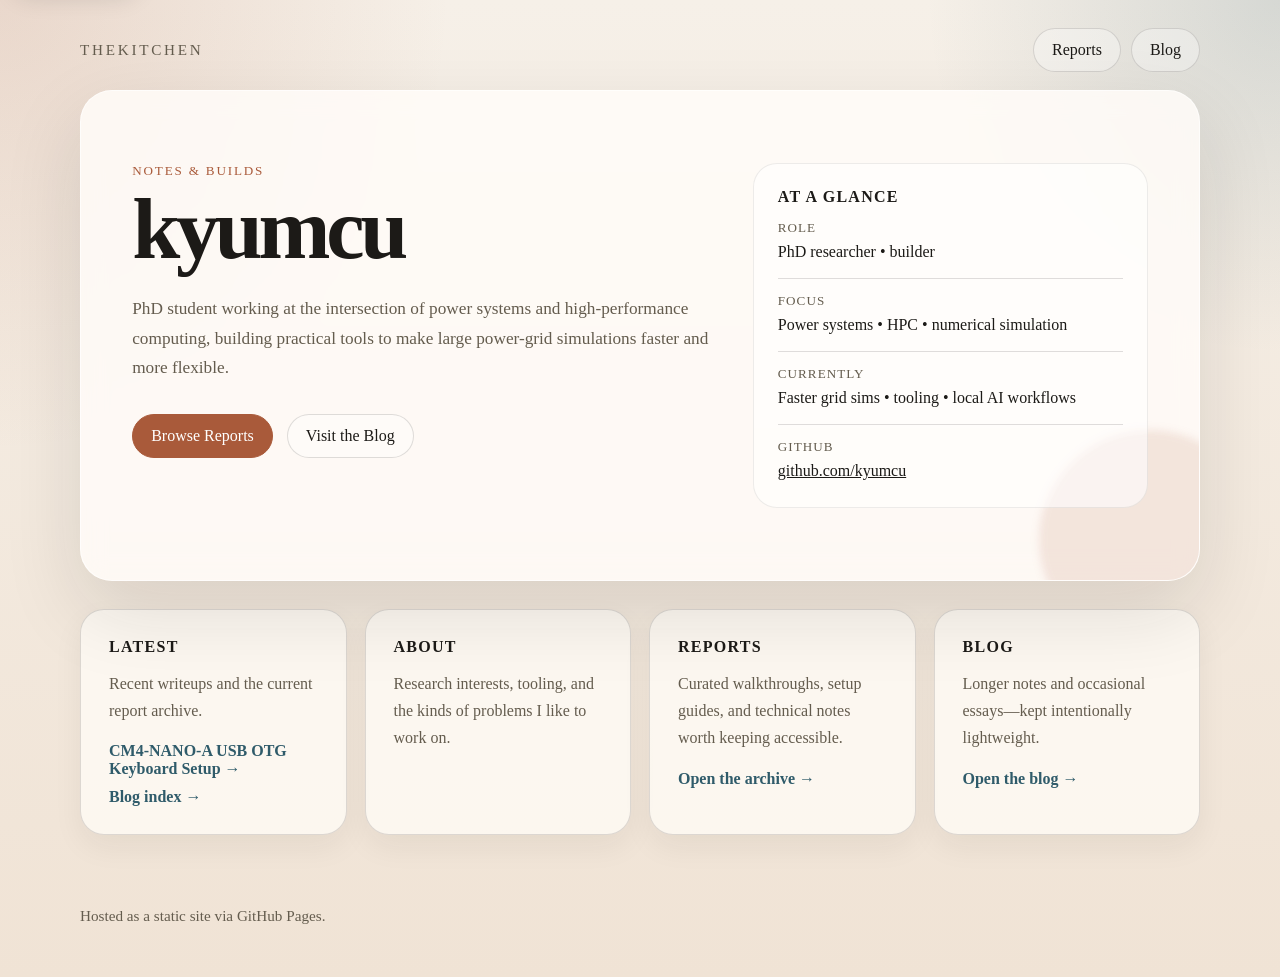
<file: index.html>
<!DOCTYPE html>
<html lang="en">
<head>
  <meta charset="UTF-8">
  <meta name="viewport" content="width=device-width, initial-scale=1.0">
  <title>kyumcu | theKitchen</title>
  <meta
    name="description"
    content="Personal site about power systems, HPC, and practical software building."
  >
  <link rel="canonical" href="https://kyumcu.github.io/theKitchen/">
  <link rel="icon" type="image/svg+xml" href="./assets/favicon.svg">
  <link rel="stylesheet" href="./assets/site.css">
  <meta property="og:title" content="kyumcu | theKitchen">
  <meta
    property="og:description"
    content="Personal site about power systems, HPC, and practical software building."
  >
  <meta property="og:type" content="website">
  <meta property="og:url" content="https://kyumcu.github.io/theKitchen/">
  <meta name="twitter:card" content="summary">
  <meta name="twitter:title" content="kyumcu | theKitchen">
  <meta
    name="twitter:description"
    content="Personal site about power systems, HPC, and practical software building."
  >
  <style>
    :root {
      --bg: #f6f0e8;
      --bg-accent: #eadfce;
      --paper: rgba(255, 252, 248, 0.86);
      --ink: #1c1a17;
      --muted: #645c4e;
      --line: rgba(28, 26, 23, 0.14);
      --focus-ring: rgba(169, 90, 58, 0.62);
      --primary: #a95a3a;
      --primary-dark: #87472e;
      --secondary: #2f5b6a;
      --shadow: 0 30px 80px rgba(28, 26, 23, 0.12);
      --radius: 24px;
      --max: 1120px;
    }

    body {
      font-family: Georgia, "Times New Roman", serif;
      color: var(--ink);
      background:
        radial-gradient(circle at top left, rgba(169, 90, 58, 0.16), transparent 28%),
        radial-gradient(circle at top right, rgba(47, 91, 106, 0.16), transparent 22%),
        linear-gradient(180deg, var(--bg) 0%, #f0e3d5 100%);
    }

    .topbar {
      display: flex;
      justify-content: space-between;
      align-items: center;
      gap: 16px;
      padding: 28px 0 18px;
    }

    .brand {
      font-size: 0.95rem;
      letter-spacing: 0.18em;
      text-transform: uppercase;
      color: var(--muted);
      text-decoration: none;
    }

    .nav {
      display: flex;
      flex-wrap: wrap;
      gap: 10px;
    }

    .nav a,
    .button {
      text-decoration: none;
      border: 1px solid var(--line);
      border-radius: 999px;
      padding: 12px 18px;
      transition: transform 160ms ease, border-color 160ms ease, background 160ms ease;
      background: rgba(255, 255, 255, 0.34);
    }

    .nav a:hover,
    .button:hover {
      transform: translateY(-2px);
      border-color: rgba(28, 26, 23, 0.28);
    }

    .hero {
      position: relative;
      overflow: hidden;
      background: var(--paper);
      border: 1px solid rgba(255, 255, 255, 0.65);
      border-radius: calc(var(--radius) + 8px);
      box-shadow: var(--shadow);
      padding: 72px clamp(24px, 4vw, 64px);
      display: grid;
      grid-template-columns: 1.5fr 1fr;
      gap: 28px;
      backdrop-filter: blur(12px);
    }

    .hero::after {
      content: "";
      position: absolute;
      inset: auto -60px -70px auto;
      width: 220px;
      height: 220px;
      border-radius: 50%;
      background: rgba(169, 90, 58, 0.13);
      filter: blur(4px);
    }

    .eyebrow {
      margin: 0 0 10px;
      color: var(--primary);
      letter-spacing: 0.14em;
      text-transform: uppercase;
      font-size: 0.82rem;
    }

    h1 {
      margin: 0;
      font-size: clamp(3rem, 7vw, 5.4rem);
      line-height: 0.94;
      letter-spacing: -0.05em;
    }

    .lede {
      margin: 24px 0 0;
      max-width: 38rem;
      color: var(--muted);
      font-size: 1.08rem;
      line-height: 1.7;
    }

    .hero-actions {
      margin-top: 32px;
      display: flex;
      flex-wrap: wrap;
      gap: 14px;
    }

    .button.primary {
      color: #fff;
      background: var(--primary);
      border-color: var(--primary);
    }

    .button.primary:hover {
      background: var(--primary-dark);
      border-color: var(--primary-dark);
    }

    .aside {
      position: relative;
      z-index: 1;
      align-self: end;
      background: rgba(255, 255, 255, 0.58);
      border: 1px solid rgba(28, 26, 23, 0.08);
      border-radius: var(--radius);
      padding: 24px;
    }

    .aside h2,
    .panel h2 {
      margin: 0 0 14px;
      font-size: 1rem;
      letter-spacing: 0.08em;
      text-transform: uppercase;
    }

    .info-list {
      display: grid;
      gap: 14px;
    }

    .info-row {
      padding-top: 14px;
      border-top: 1px solid var(--line);
    }

    .info-row:first-child {
      padding-top: 0;
      border-top: 0;
    }

    .label {
      display: block;
      color: var(--muted);
      font-size: 0.82rem;
      text-transform: uppercase;
      letter-spacing: 0.08em;
      margin-bottom: 4px;
    }

    .value {
      font-size: 1rem;
      line-height: 1.5;
    }

    .grid {
      display: grid;
      grid-template-columns: repeat(auto-fit, minmax(260px, 1fr));
      gap: 18px;
      margin: 28px 0 72px;
    }

    .panel {
      background: rgba(255, 252, 247, 0.75);
      border: 1px solid var(--line);
      border-radius: var(--radius);
      padding: 28px;
      box-shadow: 0 12px 30px rgba(28, 26, 23, 0.06);
    }

    .panel p {
      margin: 0;
      color: var(--muted);
      line-height: 1.7;
    }

    .panel-links {
      display: grid;
      gap: 10px;
      margin-top: 18px;
    }

    .panel-link {
      display: inline-block;
      color: var(--secondary);
      text-decoration: none;
      font-weight: bold;
    }

    footer {
      padding: 0 0 36px;
      color: var(--muted);
      font-size: 0.95rem;
    }

    @media (max-width: 900px) {
      .hero {
        grid-template-columns: 1fr;
      }
    }

    @media (max-width: 640px) {
      .topbar {
        align-items: flex-start;
        flex-direction: column;
      }

      .hero {
        padding: 44px 22px;
      }
    }
  </style>
</head>
<body>
  <a class="skip-link" href="#content">Skip to content</a>

  <div class="frame container">
    <header class="topbar">
      <a class="brand" href="./" aria-current="page">theKitchen</a>
      <nav class="nav" aria-label="Primary">
        <a href="./reports/">Reports</a>
        <a href="./blog/">Blog</a>
      </nav>
    </header>

    <main id="content">
      <section class="hero">
        <div>
          <p class="eyebrow">Notes & Builds</p>
          <h1>kyumcu</h1>
          <p class="lede">
            PhD student working at the intersection of power systems and
            high-performance computing, building practical tools to make large
            power-grid simulations faster and more flexible.
          </p>
          <div class="hero-actions">
            <a class="button primary" href="./reports/">Browse Reports</a>
            <a class="button" href="./blog/">Visit the Blog</a>
          </div>
        </div>

        <aside class="aside">
          <h2>At a Glance</h2>
          <div class="info-list">
            <div class="info-row">
              <span class="label">Role</span>
              <span class="value">PhD researcher • builder</span>
            </div>
            <div class="info-row">
              <span class="label">Focus</span>
              <span class="value">Power systems • HPC • numerical simulation</span>
            </div>
            <div class="info-row">
              <span class="label">Currently</span>
              <span class="value">Faster grid sims • tooling • local AI workflows</span>
            </div>
            <div class="info-row">
              <span class="label">GitHub</span>
              <span class="value"><a href="https://github.com/kyumcu">github.com/kyumcu</a></span>
            </div>
          </div>
        </aside>
      </section>

      <section class="grid" aria-label="Site sections">
        <article class="panel">
          <h2>Latest</h2>
          <p>Recent writeups and the current report archive.</p>
          <div class="panel-links">
            <a class="panel-link" href="./reports/cm4-nano-a-usb-otg-keyboard-setup/">
              CM4-NANO-A USB OTG Keyboard Setup →
            </a>
            <a class="panel-link" href="./blog/">Blog index →</a>
          </div>
        </article>

        <article class="panel">
          <h2>About</h2>
          <p>Research interests, tooling, and the kinds of problems I like to work on.</p>
        </article>

        <article class="panel">
          <h2>Reports</h2>
          <p>Curated walkthroughs, setup guides, and technical notes worth keeping accessible.</p>
          <div class="panel-links">
            <a class="panel-link" href="./reports/">Open the archive →</a>
          </div>
        </article>

        <article class="panel">
          <h2>Blog</h2>
          <p>Longer notes and occasional essays—kept intentionally lightweight.</p>
          <div class="panel-links">
            <a class="panel-link" href="./blog/">Open the blog →</a>
          </div>
        </article>
      </section>
    </main>

    <footer>
      <p>Hosted as a static site via GitHub Pages.</p>
    </footer>
  </div>
</body>
</html>
</file>
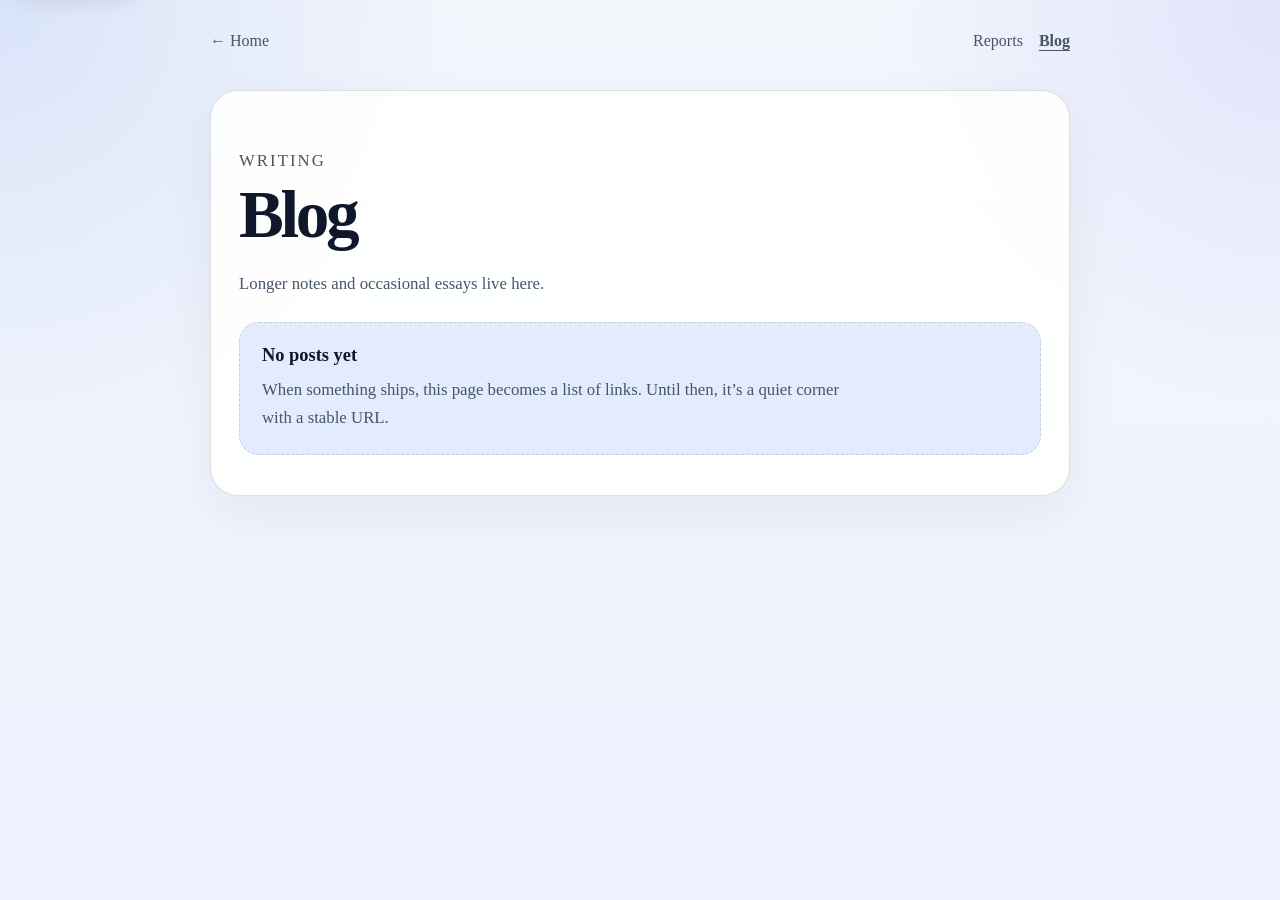
<file: blog/index.html>
<!DOCTYPE html>
<html lang="en">
<head>
  <meta charset="UTF-8">
  <meta name="viewport" content="width=device-width, initial-scale=1.0">
  <title>Blog | theKitchen</title>
  <meta
    name="description"
    content="Longer notes and occasional essays published on theKitchen."
  >
  <link rel="canonical" href="https://kyumcu.github.io/theKitchen/blog/">
  <link rel="icon" type="image/svg+xml" href="../assets/favicon.svg">
  <link rel="stylesheet" href="../assets/site.css">
  <meta property="og:title" content="Blog | theKitchen">
  <meta
    property="og:description"
    content="Longer notes and occasional essays published on theKitchen."
  >
  <meta property="og:type" content="website">
  <meta property="og:url" content="https://kyumcu.github.io/theKitchen/blog/">
  <meta name="twitter:card" content="summary">
  <meta name="twitter:title" content="Blog | theKitchen">
  <meta
    name="twitter:description"
    content="Longer notes and occasional essays published on theKitchen."
  >
  <style>
    :root {
      --bg: #f3f6fb;
      --paper: rgba(255, 255, 255, 0.92);
      --text: #0f172a;
      --muted: #475569;
      --line: rgba(15, 23, 42, 0.14);
      --focus-ring: rgba(37, 99, 235, 0.72);
      --accent: #2563eb;
      --accent-soft: rgba(37, 99, 235, 0.12);
      --max: 860px;
    }

    body {
      font-family: Georgia, "Times New Roman", serif;
      color: var(--text);
      background:
        radial-gradient(circle at top left, rgba(37, 99, 235, 0.12), transparent 30%),
        radial-gradient(circle at top right, rgba(99, 102, 241, 0.12), transparent 26%),
        linear-gradient(180deg, var(--bg), #eef2ff);
    }

    .wrap {
      padding: 32px 0 72px;
    }

    .top {
      display: flex;
      justify-content: space-between;
      align-items: center;
      gap: 16px;
      margin-bottom: 40px;
    }

    .top a {
      text-decoration: none;
      color: var(--muted);
    }

    .top-links {
      display: flex;
      flex-wrap: wrap;
      gap: 16px;
      align-items: center;
      justify-content: flex-end;
    }

    .hero {
      background: var(--paper);
      border: 1px solid var(--line);
      border-radius: 28px;
      padding: 40px 28px;
      box-shadow: 0 18px 50px rgba(25, 32, 43, 0.06);
    }

    .eyebrow {
      margin: 0 0 8px;
      text-transform: uppercase;
      letter-spacing: 0.12em;
      color: var(--accent);
      font-size: 0.8rem;
    }

    h1 {
      margin: 0;
      font-size: clamp(2.3rem, 6vw, 4.2rem);
      letter-spacing: -0.05em;
    }

    .hero p {
      margin: 16px 0 0;
      max-width: 38rem;
      color: var(--muted);
      line-height: 1.7;
      font-size: 1.05rem;
    }

    .placeholder {
      margin-top: 24px;
      border: 1px dashed var(--line);
      border-radius: 20px;
      background: var(--accent-soft);
      padding: 22px;
    }

    .placeholder h2 {
      margin: 0 0 10px;
      font-size: 1.15rem;
    }

    .placeholder p {
      margin: 0;
      color: var(--muted);
      line-height: 1.65;
    }

    @media (max-width: 640px) {
      .top {
        flex-direction: column;
        align-items: flex-start;
      }

      .top-links {
        justify-content: flex-start;
      }
    }
  </style>
</head>
<body>
  <a class="skip-link" href="#content">Skip to content</a>

  <div class="wrap container">
    <header class="top">
      <a href="../">← Home</a>
      <nav class="top-links" aria-label="Secondary">
        <a href="../reports/">Reports</a>
        <a href="./" aria-current="page">Blog</a>
      </nav>
    </header>

    <main id="content" class="hero">
      <p class="eyebrow">Writing</p>
      <h1>Blog</h1>
      <p>Longer notes and occasional essays live here.</p>

      <section class="placeholder">
        <h2>No posts yet</h2>
        <p>
          When something ships, this page becomes a list of links. Until then, it’s a
          quiet corner with a stable URL.
        </p>
      </section>
    </main>
  </div>
</body>
</html>
</file>
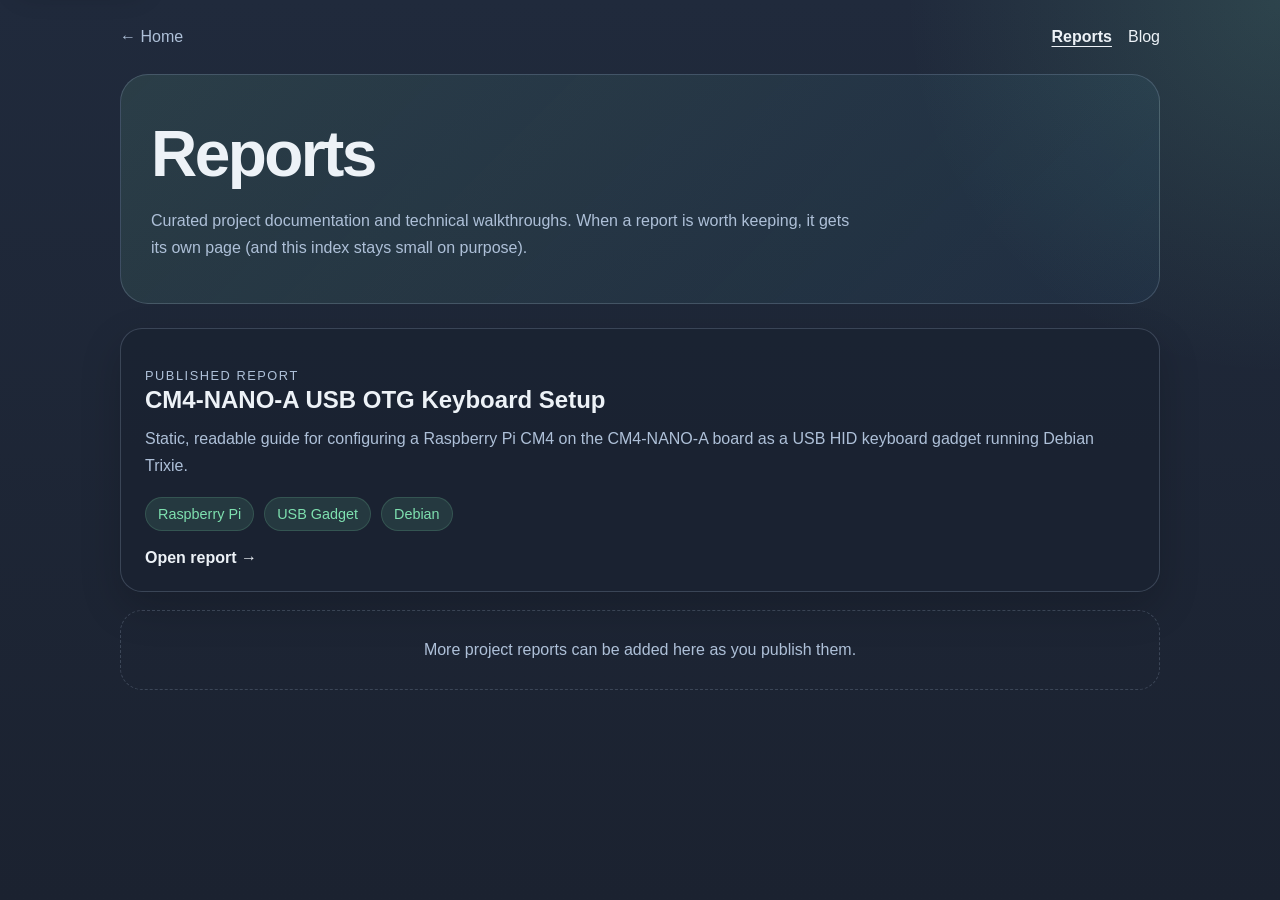
<file: reports/index.html>
<!DOCTYPE html>
<html lang="en">
<head>
  <meta charset="UTF-8">
  <meta name="viewport" content="width=device-width, initial-scale=1.0">
  <title>Reports | theKitchen</title>
  <meta
    name="description"
    content="Project reports and technical writeups published on theKitchen."
  >
  <link rel="canonical" href="https://kyumcu.github.io/theKitchen/reports/">
  <link rel="icon" type="image/svg+xml" href="../assets/favicon.svg">
  <link rel="stylesheet" href="../assets/site.css">
  <meta property="og:title" content="Reports | theKitchen">
  <meta
    property="og:description"
    content="Project reports and technical writeups published on theKitchen."
  >
  <meta property="og:type" content="website">
  <meta property="og:url" content="https://kyumcu.github.io/theKitchen/reports/">
  <meta name="twitter:card" content="summary">
  <meta name="twitter:title" content="Reports | theKitchen">
  <meta
    name="twitter:description"
    content="Project reports and technical writeups published on theKitchen."
  >
  <style>
    :root {
      --bg: #1b2230;
      --bg-soft: #242f43;
      --card: rgba(26, 35, 49, 0.82);
      --text: #edf2f7;
      --muted: #aec0d8;
      --line: rgba(174, 192, 216, 0.22);
      --focus-ring: rgba(126, 224, 175, 0.72);
      --accent: #7ee0af;
      --accent-soft: rgba(126, 224, 175, 0.12);
      --max: 1040px;
    }

    body {
      font-family: "Segoe UI", Tahoma, Geneva, Verdana, sans-serif;
      color: var(--text);
      background:
        radial-gradient(circle at top right, rgba(126, 224, 175, 0.14), transparent 24%),
        linear-gradient(180deg, #202a3c 0%, var(--bg) 100%);
    }

    .wrap {
      padding: 28px 0 64px;
    }

    .top {
      display: flex;
      justify-content: space-between;
      align-items: center;
      gap: 16px;
      margin-bottom: 28px;
    }

    .top a {
      text-decoration: none;
    }

    .top-links {
      display: flex;
      flex-wrap: wrap;
      gap: 16px;
      align-items: center;
      justify-content: flex-end;
    }

    .back {
      color: var(--muted);
    }

    .hero {
      background: linear-gradient(135deg, rgba(125, 211, 165, 0.12), rgba(61, 178, 255, 0.05));
      border: 1px solid var(--line);
      border-radius: 28px;
      padding: 42px 30px;
      margin-bottom: 24px;
    }

    h1 {
      margin: 0;
      font-size: clamp(2.2rem, 5vw, 4rem);
      letter-spacing: -0.04em;
    }

    .hero p {
      margin: 16px 0 0;
      max-width: 44rem;
      color: var(--muted);
      line-height: 1.7;
    }

    .list {
      display: grid;
      gap: 18px;
    }

    .card {
      background: var(--card);
      border: 1px solid var(--line);
      border-radius: 22px;
      padding: 24px;
      box-shadow: 0 16px 40px rgba(0, 0, 0, 0.18);
    }

    .eyebrow {
      margin: 0 0 10px;
      color: var(--accent);
      text-transform: uppercase;
      letter-spacing: 0.12em;
      font-size: 0.8rem;
    }

    .card h2 {
      margin: 0;
      font-size: 1.5rem;
    }

    .card p {
      margin: 12px 0 0;
      color: var(--muted);
      line-height: 1.65;
    }

    .meta {
      display: flex;
      flex-wrap: wrap;
      gap: 10px;
      margin-top: 18px;
    }

    .tag {
      background: var(--accent-soft);
      color: var(--accent);
      border: 1px solid rgba(125, 211, 165, 0.18);
      border-radius: 999px;
      padding: 8px 12px;
      font-size: 0.9rem;
    }

    .card-link {
      display: inline-block;
      margin-top: 18px;
      text-decoration: none;
      color: var(--text);
      font-weight: 600;
    }

    .empty {
      color: var(--muted);
      text-align: center;
      padding: 30px;
      border: 1px dashed var(--line);
      border-radius: 22px;
    }

    @media (max-width: 640px) {
      .top {
        flex-direction: column;
        align-items: flex-start;
      }

      .top-links {
        justify-content: flex-start;
      }
    }
  </style>
</head>
<body>
  <a class="skip-link" href="#content">Skip to content</a>

  <div class="wrap container">
    <header class="top">
      <a class="back" href="../">← Home</a>
      <nav class="top-links" aria-label="Secondary">
        <a href="./" aria-current="page">Reports</a>
        <a href="../blog/">Blog</a>
      </nav>
    </header>

    <section class="hero">
      <h1>Reports</h1>
      <p>
        Curated project documentation and technical walkthroughs. When a report is worth
        keeping, it gets its own page (and this index stays small on purpose).
      </p>
    </section>

    <main id="content" class="list">
      <article class="card">
        <p class="eyebrow">Published Report</p>
        <h2>CM4-NANO-A USB OTG Keyboard Setup</h2>
        <p>
          Static, readable guide for configuring a Raspberry Pi CM4 on the CM4-NANO-A board
          as a USB HID keyboard gadget running Debian Trixie.
        </p>
        <div class="meta">
          <span class="tag">Raspberry Pi</span>
          <span class="tag">USB Gadget</span>
          <span class="tag">Debian</span>
        </div>
        <a class="card-link" href="./cm4-nano-a-usb-otg-keyboard-setup/">Open report →</a>
      </article>

      <section class="empty">More project reports can be added here as you publish them.</section>
    </main>
  </div>
</body>
</html>
</file>
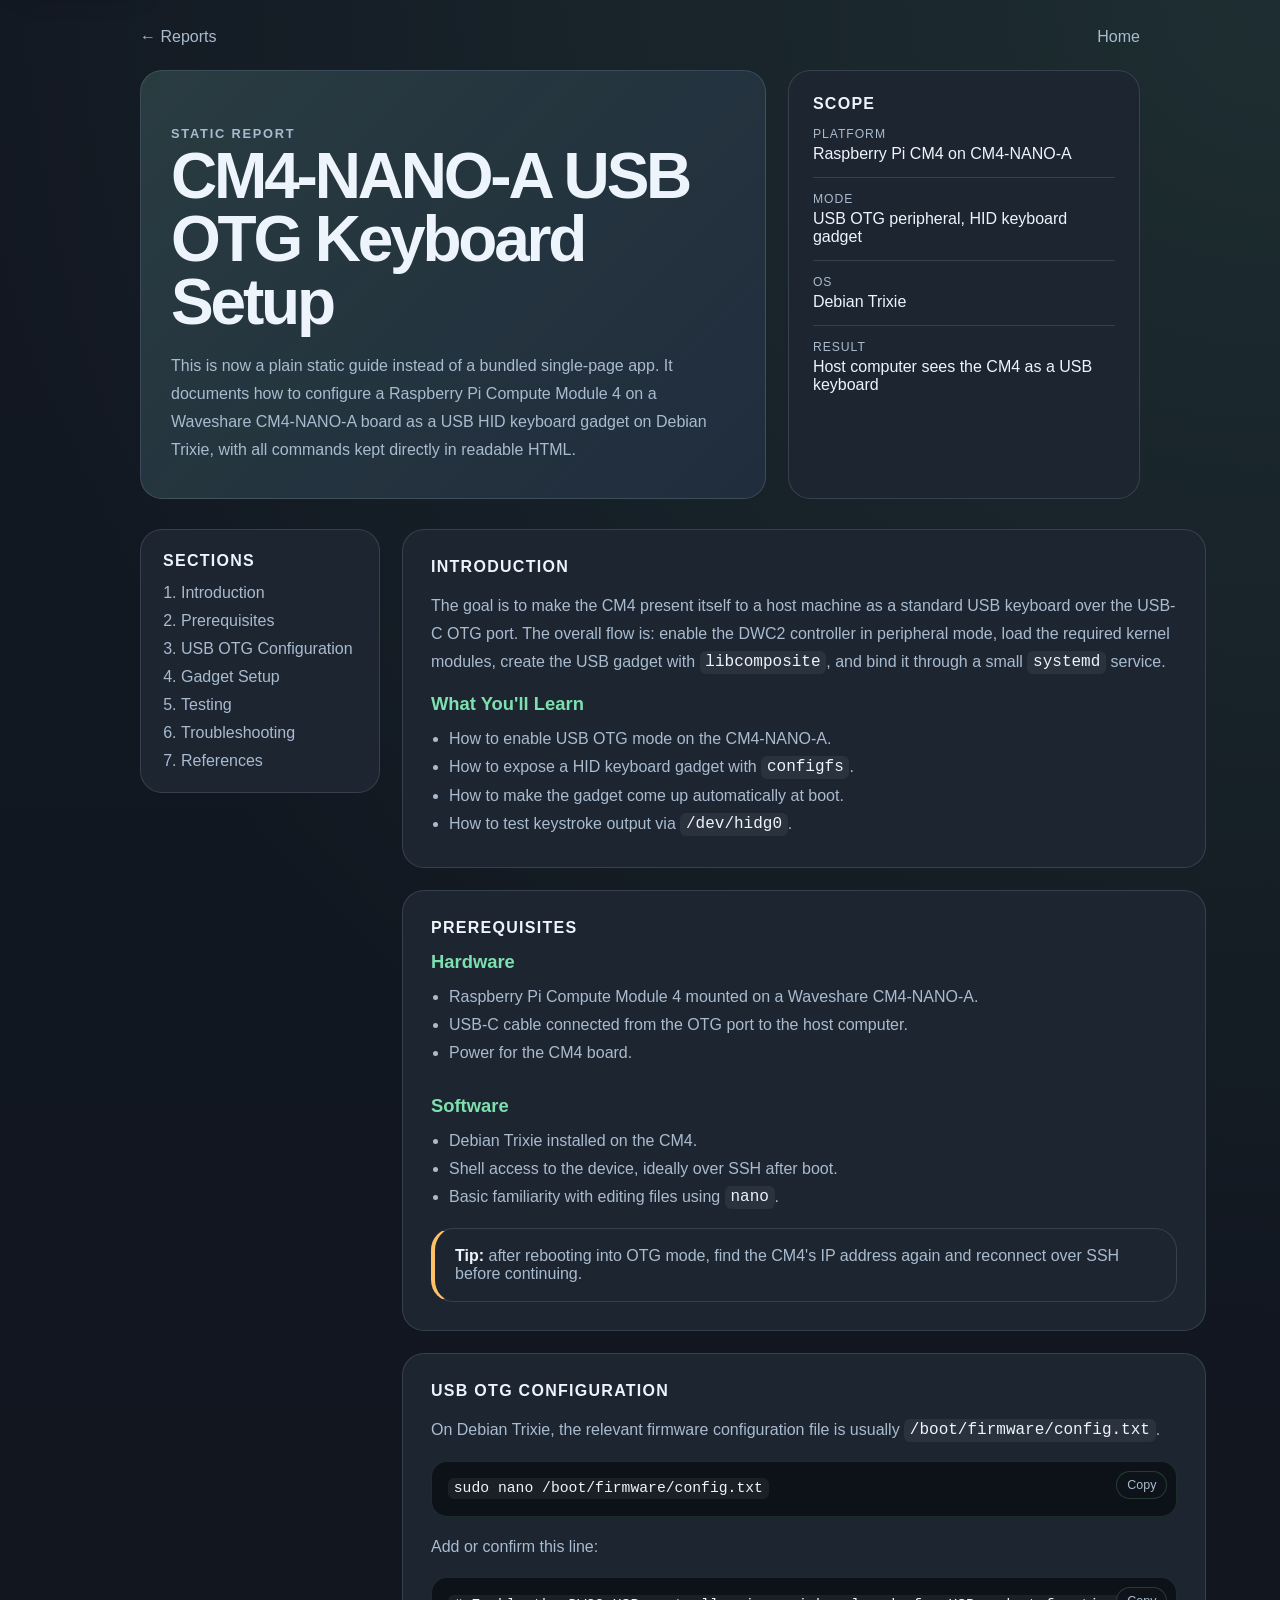
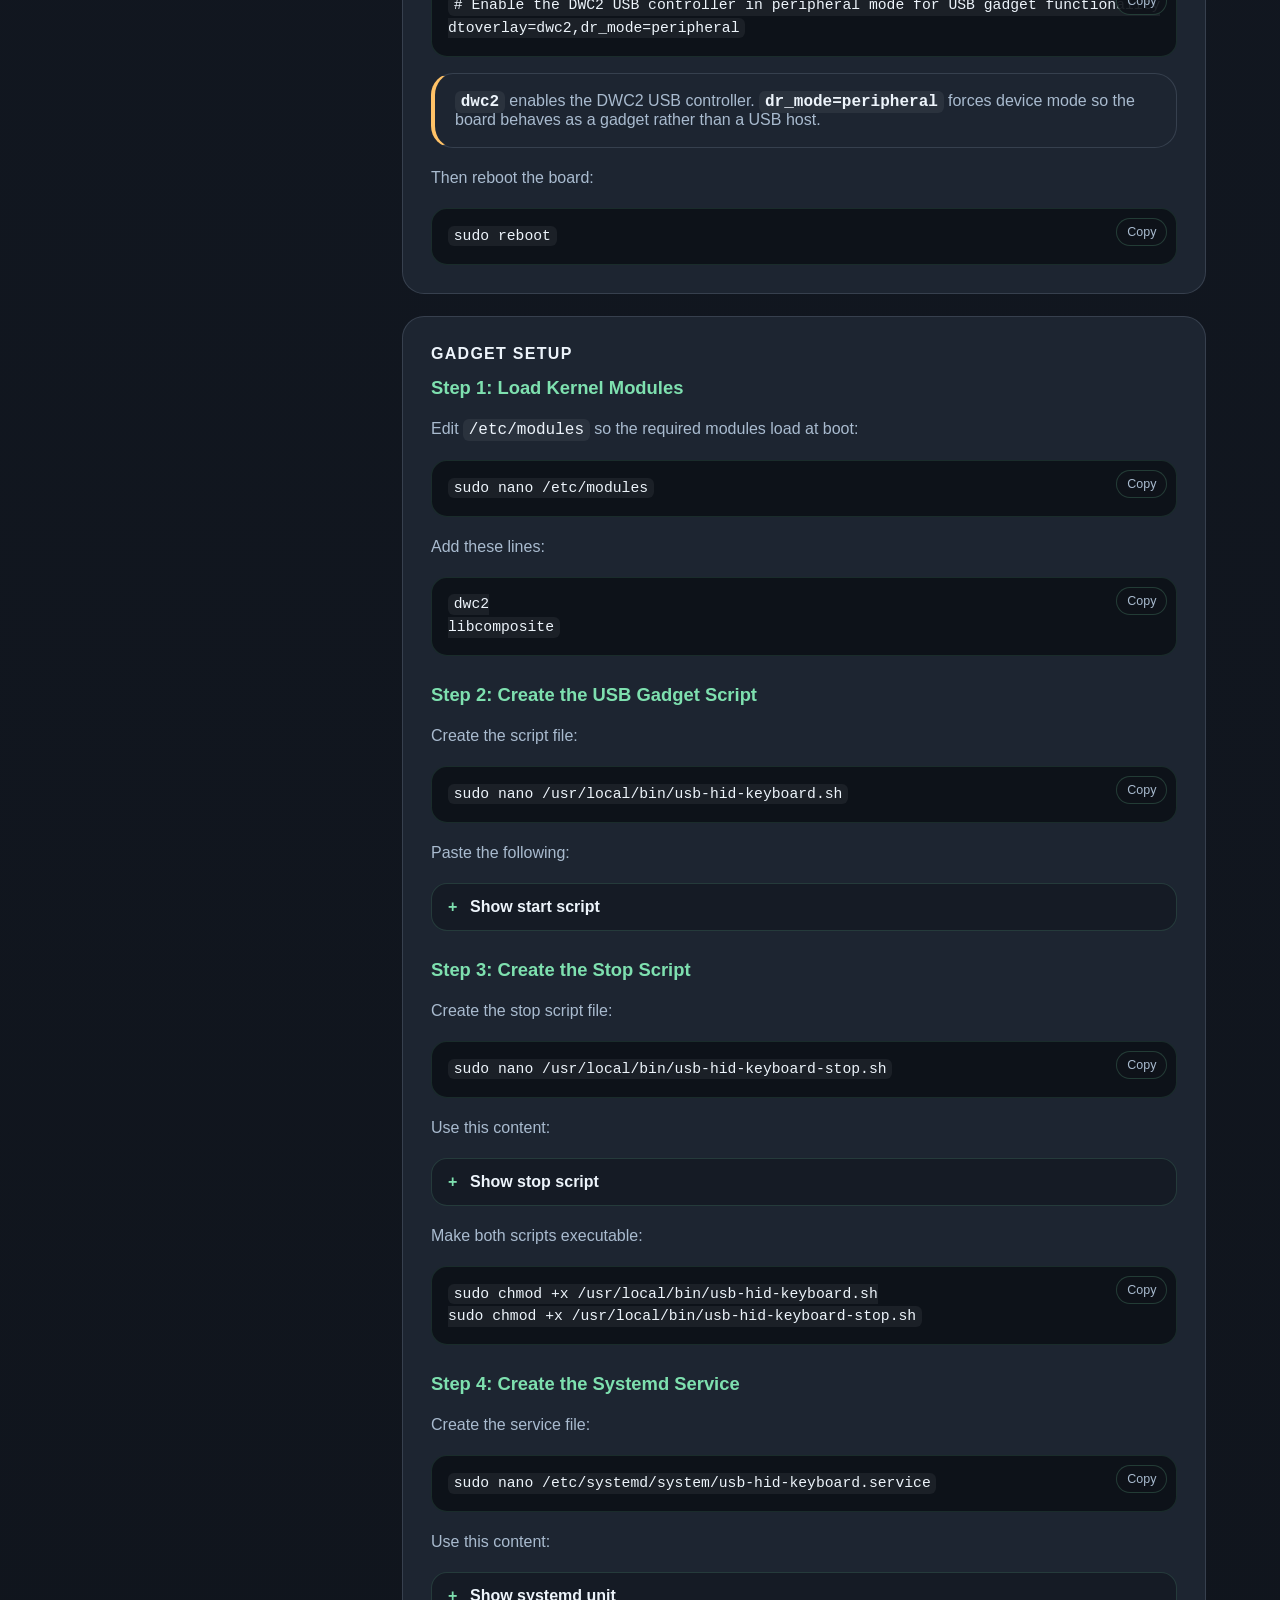
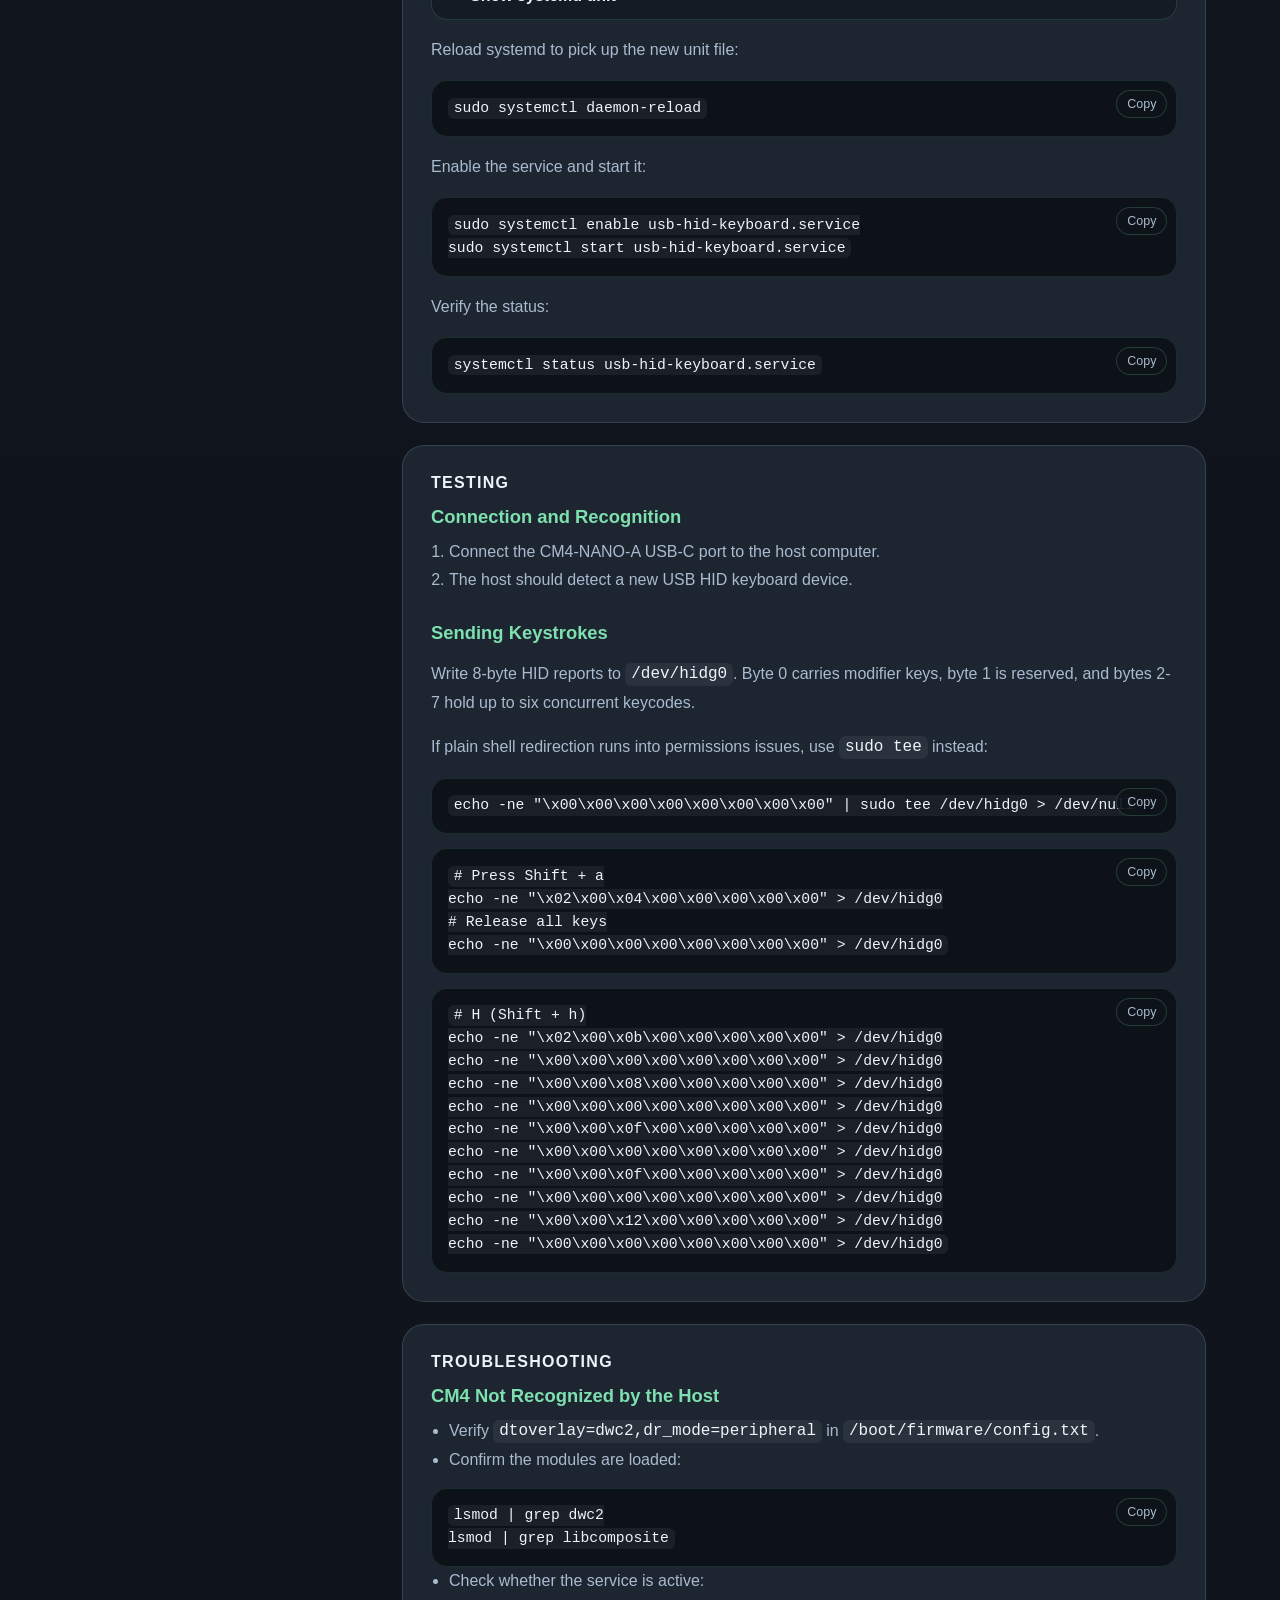
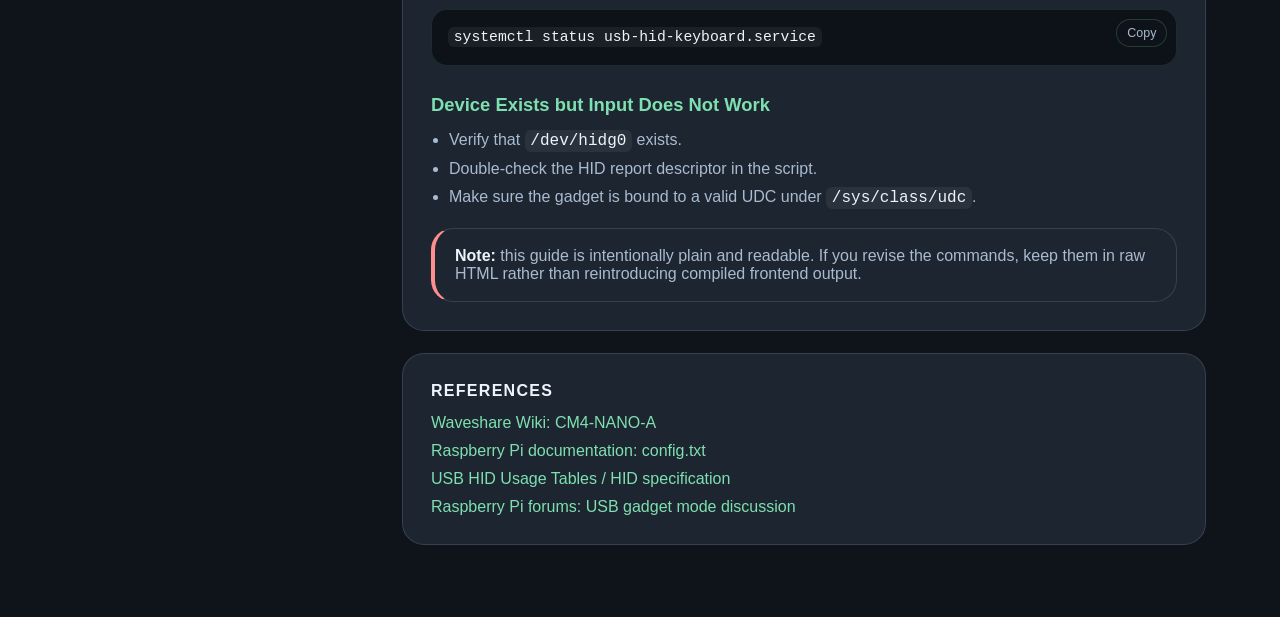
<file: reports/cm4-nano-a-usb-otg-keyboard-setup/index.html>
<!DOCTYPE html>
<html lang="en">
<head>
  <meta charset="UTF-8">
  <meta name="viewport" content="width=device-width, initial-scale=1.0">
  <title>CM4-NANO-A USB OTG Keyboard Setup</title>
  <meta
    name="description"
    content="Static setup guide for configuring a Raspberry Pi CM4 on a CM4-NANO-A board as a USB HID keyboard gadget."
  >
  <link
    rel="canonical"
    href="https://kyumcu.github.io/theKitchen/reports/cm4-nano-a-usb-otg-keyboard-setup/"
  >
  <link rel="icon" type="image/svg+xml" href="../../assets/favicon.svg">
  <link rel="stylesheet" href="../../assets/site.css">
  <meta property="og:title" content="CM4-NANO-A USB OTG Keyboard Setup">
  <meta
    property="og:description"
    content="Static setup guide for configuring a Raspberry Pi CM4 on a CM4-NANO-A board as a USB HID keyboard gadget."
  >
  <meta property="og:type" content="article">
  <meta
    property="og:url"
    content="https://kyumcu.github.io/theKitchen/reports/cm4-nano-a-usb-otg-keyboard-setup/"
  >
  <meta name="twitter:card" content="summary">
  <meta name="twitter:title" content="CM4-NANO-A USB OTG Keyboard Setup">
  <meta
    name="twitter:description"
    content="Static setup guide for configuring a Raspberry Pi CM4 on a CM4-NANO-A board as a USB HID keyboard gadget."
  >
  <style>
    :root {
      --bg: #0f131a;
      --bg-soft: #171d27;
      --panel: #1d2531;
      --panel-strong: #0d1219;
      --text: #edf4fb;
      --muted: #a9bbcf;
      --line: rgba(169, 187, 207, 0.18);
      --focus-ring: rgba(126, 224, 175, 0.72);
      --accent: #7ee0af;
      --accent-strong: #3cb87d;
      --warning: #ffc267;
      --danger: #ff8e8e;
      --max: 1120px;
      --radius: 22px;
    }

    * {
      box-sizing: border-box;
    }

    html {
      scroll-behavior: smooth;
    }

    body {
      margin: 0;
      font-family: "Segoe UI", Tahoma, Geneva, Verdana, sans-serif;
      color: var(--text);
      background:
        radial-gradient(circle at top right, rgba(126, 224, 175, 0.11), transparent 24%),
        linear-gradient(180deg, #121822 0%, var(--bg) 100%);
      min-height: 100vh;
    }

    a {
      color: inherit;
    }

    code,
    pre {
      font-family: "SFMono-Regular", Consolas, "Liberation Mono", Menlo, monospace;
    }

    .wrap {
      width: min(calc(100% - 32px), var(--max));
      margin: 0 auto;
      padding: 28px 0 72px;
    }

    .topbar {
      display: flex;
      justify-content: space-between;
      align-items: center;
      gap: 16px;
      width: min(100%, 1000px);
      margin-inline: auto;
      margin-bottom: 24px;
    }

    .topbar a {
      text-decoration: none;
      color: var(--muted);
    }

    .hero {
      display: grid;
      grid-template-columns: minmax(0, 1.6fr) minmax(280px, 0.9fr);
      gap: 22px;
      width: min(100%, 1000px);
      margin-inline: auto;
      margin-bottom: 30px;
    }

    .hero-main,
    .hero-side,
    .toc,
    .section,
    .callout {
      background: var(--panel);
      border: 1px solid var(--line);
      border-radius: var(--radius);
    }

    .hero-main {
      padding: 34px 30px;
      background:
        linear-gradient(135deg, rgba(126, 224, 175, 0.12), rgba(82, 164, 255, 0.06)),
        var(--panel);
    }

    .eyebrow {
      margin: 0 0 10px;
      color: var(--accent);
      text-transform: uppercase;
      letter-spacing: 0.14em;
      font-size: 0.8rem;
      font-weight: 600;
    }

    h1 {
      margin: 0;
      font-size: clamp(2.3rem, 5vw, 4.4rem);
      line-height: 0.98;
      letter-spacing: -0.05em;
    }

    .hero-main p {
      margin: 18px 0 0;
      color: var(--muted);
      line-height: 1.75;
      max-width: 44rem;
    }

    .hero-side {
      padding: 24px;
    }

    .hero-side h2,
    .toc h2,
    .section h2 {
      margin: 0 0 14px;
      font-size: 1rem;
      letter-spacing: 0.08em;
      text-transform: uppercase;
    }

    .meta-list,
    .toc ol,
    .section ul,
    .section ol {
      margin: 0;
      padding-left: 18px;
    }

    .meta-list {
      padding-left: 0;
      list-style: none;
      display: grid;
      gap: 14px;
    }

    .meta-list li {
      padding-top: 14px;
      border-top: 1px solid var(--line);
    }

    .meta-list li:first-child {
      padding-top: 0;
      border-top: 0;
    }

    .meta-label {
      display: block;
      color: var(--muted);
      text-transform: uppercase;
      letter-spacing: 0.08em;
      font-size: 0.76rem;
      margin-bottom: 4px;
    }

    .layout {
      display: grid;
      grid-template-columns: 240px minmax(0, 738px);
      gap: 22px;
      width: min(100%, 1000px);
      margin-inline: auto;
      justify-content: center;
    }

    .toc {
      position: sticky;
      top: 20px;
      align-self: start;
      padding: 22px;
    }

    .toc ol {
      display: grid;
      gap: 10px;
      color: var(--muted);
    }

    .toc a {
      text-decoration: none;
    }

    .toc a:hover {
      color: var(--text);
    }

    .content {
      display: grid;
      gap: 22px;
    }

    .section {
      padding: 28px;
    }

    .section > p,
    .section li {
      color: var(--muted);
      line-height: 1.75;
    }

    .section h3 {
      margin: 28px 0 10px;
      font-size: 1.15rem;
      color: var(--accent);
    }

    .section h3:first-of-type {
      margin-top: 0;
    }

    .section code {
      color: var(--text);
      background: rgba(255, 255, 255, 0.06);
      padding: 0.14rem 0.36rem;
      border-radius: 6px;
    }

    pre {
      margin: 14px 0 0;
      padding: 16px;
      overflow-x: auto;
      background: var(--panel-strong);
      border: 1px solid rgba(126, 224, 175, 0.12);
      border-radius: 16px;
      color: #d9e9f7;
      line-height: 1.55;
      font-size: 0.92rem;
    }

    pre code {
      background: transparent;
      padding: 0;
    }

    .code-shell {
      position: relative;
      margin-top: 14px;
    }

    .code-shell pre {
      margin-top: 0;
    }

    .copy-button {
      position: absolute;
      top: 10px;
      right: 10px;
      z-index: 1;
      border: 1px solid rgba(126, 224, 175, 0.2);
      background: rgba(15, 19, 26, 0.92);
      color: var(--muted);
      border-radius: 999px;
      padding: 6px 10px;
      font-size: 0.78rem;
      cursor: pointer;
      transition: color 160ms ease, border-color 160ms ease, transform 160ms ease;
    }

    .copy-button:hover {
      color: var(--text);
      border-color: rgba(126, 224, 175, 0.45);
      transform: translateY(-1px);
    }

    .copy-button[data-copied="true"] {
      color: var(--accent);
      border-color: rgba(126, 224, 175, 0.45);
    }

    details.fold {
      margin-top: 14px;
      border: 1px solid rgba(126, 224, 175, 0.16);
      border-radius: 16px;
      background: rgba(13, 18, 25, 0.48);
      overflow: hidden;
    }

    details.fold summary {
      cursor: pointer;
      list-style: none;
      padding: 14px 16px;
      color: var(--text);
      font-weight: 600;
      user-select: none;
    }

    details.fold summary::-webkit-details-marker {
      display: none;
    }

    details.fold summary::before {
      content: "+";
      display: inline-block;
      width: 1rem;
      color: var(--accent);
      margin-right: 6px;
    }

    details.fold[open] summary::before {
      content: "-";
    }

    details.fold .code-shell,
    details.fold pre {
      margin: 0;
      border-radius: 0;
      border-left: 0;
      border-right: 0;
      border-bottom: 0;
    }

    .callout {
      padding: 18px 18px 18px 20px;
      margin-top: 16px;
      border-left: 4px solid var(--warning);
      color: var(--muted);
    }

    .callout strong {
      color: var(--text);
    }

    .danger {
      border-left-color: var(--danger);
    }

    .refs {
      display: grid;
      gap: 10px;
    }

    .refs a {
      color: var(--accent);
      text-decoration: none;
    }

    .refs a:hover {
      text-decoration: underline;
    }

    @media (max-width: 960px) {
      .hero,
      .layout {
        grid-template-columns: 1fr;
      }

      .toc {
        position: static;
      }
    }

    @media (max-width: 640px) {
      .wrap {
        width: min(calc(100% - 20px), var(--max));
      }

      .topbar {
        flex-direction: column;
        align-items: flex-start;
      }

      .hero-main,
      .hero-side,
      .toc,
      .section {
        padding: 22px;
      }
    }
  </style>
</head>
<body>
  <a class="skip-link" href="#content">Skip to content</a>
  <div class="wrap">
    <header class="topbar">
      <a href="../">← Reports</a>
      <a href="../../">Home</a>
    </header>

    <section class="hero">
      <div class="hero-main">
        <p class="eyebrow">Static Report</p>
        <h1>CM4-NANO-A USB OTG Keyboard Setup</h1>
        <p>
          This is now a plain static guide instead of a bundled single-page app.
          It documents how to configure a Raspberry Pi Compute Module 4 on a
          Waveshare CM4-NANO-A board as a USB HID keyboard gadget on Debian
          Trixie, with all commands kept directly in readable HTML.
        </p>
      </div>

      <aside class="hero-side">
        <h2>Scope</h2>
        <ul class="meta-list">
          <li>
            <span class="meta-label">Platform</span>
            Raspberry Pi CM4 on CM4-NANO-A
          </li>
          <li>
            <span class="meta-label">Mode</span>
            USB OTG peripheral, HID keyboard gadget
          </li>
          <li>
            <span class="meta-label">OS</span>
            Debian Trixie
          </li>
          <li>
            <span class="meta-label">Result</span>
            Host computer sees the CM4 as a USB keyboard
          </li>
        </ul>
      </aside>
    </section>

    <div class="layout">
      <nav class="toc" aria-label="Table of contents">
        <h2>Sections</h2>
        <ol>
          <li><a href="#introduction">Introduction</a></li>
          <li><a href="#prerequisites">Prerequisites</a></li>
          <li><a href="#configuration">USB OTG Configuration</a></li>
          <li><a href="#gadget">Gadget Setup</a></li>
          <li><a href="#testing">Testing</a></li>
          <li><a href="#troubleshooting">Troubleshooting</a></li>
          <li><a href="#references">References</a></li>
        </ol>
      </nav>

      <main class="content" id="content">
        <section class="section" id="introduction">
          <h2>Introduction</h2>
          <p>
            The goal is to make the CM4 present itself to a host machine as a
            standard USB keyboard over the USB-C OTG port. The overall flow is:
            enable the DWC2 controller in peripheral mode, load the required
            kernel modules, create the USB gadget with <code>libcomposite</code>,
            and bind it through a small <code>systemd</code> service.
          </p>
          <h3>What You&apos;ll Learn</h3>
          <ul>
            <li>How to enable USB OTG mode on the CM4-NANO-A.</li>
            <li>How to expose a HID keyboard gadget with <code>configfs</code>.</li>
            <li>How to make the gadget come up automatically at boot.</li>
            <li>How to test keystroke output via <code>/dev/hidg0</code>.</li>
          </ul>
        </section>

        <section class="section" id="prerequisites">
          <h2>Prerequisites</h2>
          <h3>Hardware</h3>
          <ul>
            <li>Raspberry Pi Compute Module 4 mounted on a Waveshare CM4-NANO-A.</li>
            <li>USB-C cable connected from the OTG port to the host computer.</li>
            <li>Power for the CM4 board.</li>
          </ul>
          <h3>Software</h3>
          <ul>
            <li>Debian Trixie installed on the CM4.</li>
            <li>Shell access to the device, ideally over SSH after boot.</li>
            <li>Basic familiarity with editing files using <code>nano</code>.</li>
          </ul>
          <div class="callout">
            <strong>Tip:</strong> after rebooting into OTG mode, find the CM4&apos;s
            IP address again and reconnect over SSH before continuing.
          </div>
        </section>

        <section class="section" id="configuration">
          <h2>USB OTG Configuration</h2>
          <p>
            On Debian Trixie, the relevant firmware configuration file is
            usually <code>/boot/firmware/config.txt</code>.
          </p>
          <pre><code>sudo nano /boot/firmware/config.txt</code></pre>
          <p>Add or confirm this line:</p>
          <pre><code># Enable the DWC2 USB controller in peripheral mode for USB gadget functionality
dtoverlay=dwc2,dr_mode=peripheral</code></pre>
          <div class="callout">
            <strong><code>dwc2</code></strong> enables the DWC2 USB controller.
            <strong><code>dr_mode=peripheral</code></strong> forces device mode so the
            board behaves as a gadget rather than a USB host.
          </div>
          <p>Then reboot the board:</p>
          <pre><code>sudo reboot</code></pre>
        </section>

        <section class="section" id="gadget">
          <h2>Gadget Setup</h2>

          <h3>Step 1: Load Kernel Modules</h3>
          <p>Edit <code>/etc/modules</code> so the required modules load at boot:</p>
          <pre><code>sudo nano /etc/modules</code></pre>
          <p>Add these lines:</p>
          <pre><code>dwc2
libcomposite</code></pre>

          <h3>Step 2: Create the USB Gadget Script</h3>
          <p>Create the script file:</p>
          <pre><code>sudo nano /usr/local/bin/usb-hid-keyboard.sh</code></pre>
          <p>Paste the following:</p>
          <details class="fold">
            <summary>Show start script</summary>
            <pre><code>#!/bin/bash
set -u

GADGET_DIR="/sys/kernel/config/usb_gadget/rpi_hid"
FUNCTION_NAME="hid.usb0"
FUNCTIONS_DIR="${GADGET_DIR}/functions/${FUNCTION_NAME}"
CONFIG_NAME="c.1"
CONFIGS_DIR="${GADGET_DIR}/configs/${CONFIG_NAME}"

if [[ $EUID -ne 0 ]]; then
    echo "Run as root"
    exit 1
fi

modprobe libcomposite 2&gt;/dev/null || true

cleanup() {
    if [ -d "${GADGET_DIR}" ]; then
        echo "" &gt; "${GADGET_DIR}/UDC" 2&gt;/dev/null || true
        unlink "${CONFIGS_DIR}/${FUNCTION_NAME}" 2&gt;/dev/null || true
        rmdir "${FUNCTIONS_DIR}" 2&gt;/dev/null || true
        rmdir "${CONFIGS_DIR}/strings/0x409" 2&gt;/dev/null || true
        rmdir "${CONFIGS_DIR}" 2&gt;/dev/null || true
        rmdir "${GADGET_DIR}/strings/0x409" 2&gt;/dev/null || true
        rmdir "${GADGET_DIR}" 2&gt;/dev/null || true
    fi
}

cleanup

mkdir -p "${GADGET_DIR}"
cd "${GADGET_DIR}" || exit 1

echo 0x1d6b &gt; idVendor
echo 0x0104 &gt; idProduct
echo 0x0100 &gt; bcdDevice
echo 0x0200 &gt; bcdUSB

mkdir -p strings/0x409
echo "$(hostname)" &gt; strings/0x409/manufacturer
echo "CM4 HID Keyboard" &gt; strings/0x409/product
echo "CM4HID001" &gt; strings/0x409/serialnumber

mkdir -p "${FUNCTIONS_DIR}"
echo 1 &gt; "${FUNCTIONS_DIR}/protocol"
echo 1 &gt; "${FUNCTIONS_DIR}/subclass"
echo 8 &gt; "${FUNCTIONS_DIR}/report_length"
printf '\x05\x01\x09\x06\xa1\x01\x05\x07\x19\xe0\x29\xe7\x15\x00\x25\x01\x75\x01\x95\x08\x81\x02\x95\x01\x75\x08\x81\x01\x95\x05\x75\x01\x05\x08\x19\x01\x29\x05\x91\x02\x95\x01\x75\x03\x91\x01\x95\x06\x75\x08\x15\x00\x25\x65\x05\x07\x19\x00\x29\x65\x81\x00\xc0' &gt; "${FUNCTIONS_DIR}/report_desc"

mkdir -p "${CONFIGS_DIR}/strings/0x409"
echo "Config 1: HID Keyboard" &gt; "${CONFIGS_DIR}/strings/0x409/configuration"
echo 250 &gt; "${CONFIGS_DIR}/MaxPower"

ln -s "${FUNCTIONS_DIR}" "${CONFIGS_DIR}/${FUNCTION_NAME}"

UDC_NAME="$(find /sys/class/udc -mindepth 1 -maxdepth 1 -printf '%f\n' | head -n 1)"
[ -n "${UDC_NAME}" ] || { echo "Error: No UDC found"; exit 1; }

echo "${UDC_NAME}" &gt; "${GADGET_DIR}/UDC"
echo "Binding gadget to UDC: ${UDC_NAME}"
ls -l /dev/hidg*</code></pre>
          </details>
          <h3>Step 3: Create the Stop Script</h3>
          <p>Create the stop script file:</p>
          <pre><code>sudo nano /usr/local/bin/usb-hid-keyboard-stop.sh</code></pre>
          <p>Use this content:</p>
          <details class="fold">
            <summary>Show stop script</summary>
            <pre><code>#!/bin/bash
set -u

GADGET_DIR="/sys/kernel/config/usb_gadget/rpi_hid"
FUNCTION_NAME="hid.usb0"
FUNCTIONS_DIR="${GADGET_DIR}/functions/${FUNCTION_NAME}"
CONFIGS_DIR="${GADGET_DIR}/configs/c.1"

[ -e "${GADGET_DIR}/UDC" ] &amp;&amp; echo "" &gt; "${GADGET_DIR}/UDC" 2&gt;/dev/null || true
rm -f "${CONFIGS_DIR}/${FUNCTION_NAME}" 2&gt;/dev/null || true
rmdir "${CONFIGS_DIR}/strings/0x409" 2&gt;/dev/null || true
rmdir "${CONFIGS_DIR}" 2&gt;/dev/null || true
rmdir "${FUNCTIONS_DIR}" 2&gt;/dev/null || true
rmdir "${GADGET_DIR}/strings/0x409" 2&gt;/dev/null || true
rmdir "${GADGET_DIR}" 2&gt;/dev/null || true</code></pre>
          </details>
          <p>Make both scripts executable:</p>
          <pre><code>sudo chmod +x /usr/local/bin/usb-hid-keyboard.sh
sudo chmod +x /usr/local/bin/usb-hid-keyboard-stop.sh</code></pre>

          <h3>Step 4: Create the Systemd Service</h3>
          <p>Create the service file:</p>
          <pre><code>sudo nano /etc/systemd/system/usb-hid-keyboard.service</code></pre>
          <p>Use this content:</p>
          <details class="fold">
            <summary>Show systemd unit</summary>
            <pre><code>[Unit]
Description=USB HID Keyboard Gadget
After=sys-kernel-config.mount
Requires=sys-kernel-config.mount

[Service]
Type=oneshot
RemainAfterExit=yes
ExecStart=/usr/local/bin/usb-hid-keyboard.sh
ExecStop=/usr/local/bin/usb-hid-keyboard-stop.sh

[Install]
WantedBy=multi-user.target</code></pre>
          </details>
          <p>Reload systemd to pick up the new unit file:</p>
          <pre><code>sudo systemctl daemon-reload</code></pre>
          <p>Enable the service and start it:</p>
          <pre><code>sudo systemctl enable usb-hid-keyboard.service
sudo systemctl start usb-hid-keyboard.service</code></pre>
          <p>Verify the status:</p>
          <pre><code>systemctl status usb-hid-keyboard.service</code></pre>
        </section>

        <section class="section" id="testing">
          <h2>Testing</h2>

          <h3>Connection and Recognition</h3>
          <ol>
            <li>Connect the CM4-NANO-A USB-C port to the host computer.</li>
            <li>The host should detect a new USB HID keyboard device.</li>
          </ol>

          <h3>Sending Keystrokes</h3>
          <p>
            Write 8-byte HID reports to <code>/dev/hidg0</code>. Byte 0 carries
            modifier keys, byte 1 is reserved, and bytes 2-7 hold up to six
            concurrent keycodes.
          </p>
          <p>
            If plain shell redirection runs into permissions issues, use
            <code>sudo tee</code> instead:
          </p>
          <pre><code>echo -ne "\x00\x00\x00\x00\x00\x00\x00\x00" | sudo tee /dev/hidg0 &gt; /dev/null</code></pre>
          <pre><code># Press Shift + a
echo -ne "\x02\x00\x04\x00\x00\x00\x00\x00" &gt; /dev/hidg0
# Release all keys
echo -ne "\x00\x00\x00\x00\x00\x00\x00\x00" &gt; /dev/hidg0</code></pre>
          <pre><code># H (Shift + h)
echo -ne "\x02\x00\x0b\x00\x00\x00\x00\x00" &gt; /dev/hidg0
echo -ne "\x00\x00\x00\x00\x00\x00\x00\x00" &gt; /dev/hidg0
echo -ne "\x00\x00\x08\x00\x00\x00\x00\x00" &gt; /dev/hidg0
echo -ne "\x00\x00\x00\x00\x00\x00\x00\x00" &gt; /dev/hidg0
echo -ne "\x00\x00\x0f\x00\x00\x00\x00\x00" &gt; /dev/hidg0
echo -ne "\x00\x00\x00\x00\x00\x00\x00\x00" &gt; /dev/hidg0
echo -ne "\x00\x00\x0f\x00\x00\x00\x00\x00" &gt; /dev/hidg0
echo -ne "\x00\x00\x00\x00\x00\x00\x00\x00" &gt; /dev/hidg0
echo -ne "\x00\x00\x12\x00\x00\x00\x00\x00" &gt; /dev/hidg0
echo -ne "\x00\x00\x00\x00\x00\x00\x00\x00" &gt; /dev/hidg0</code></pre>
        </section>

        <section class="section" id="troubleshooting">
          <h2>Troubleshooting</h2>
          <h3>CM4 Not Recognized by the Host</h3>
          <ul>
            <li>Verify <code>dtoverlay=dwc2,dr_mode=peripheral</code> in <code>/boot/firmware/config.txt</code>.</li>
            <li>Confirm the modules are loaded:</li>
          </ul>
          <pre><code>lsmod | grep dwc2
lsmod | grep libcomposite</code></pre>
          <ul>
            <li>Check whether the service is active:</li>
          </ul>
          <pre><code>systemctl status usb-hid-keyboard.service</code></pre>

          <h3>Device Exists but Input Does Not Work</h3>
          <ul>
            <li>Verify that <code>/dev/hidg0</code> exists.</li>
            <li>Double-check the HID report descriptor in the script.</li>
            <li>Make sure the gadget is bound to a valid UDC under <code>/sys/class/udc</code>.</li>
          </ul>

          <div class="callout danger">
            <strong>Note:</strong> this guide is intentionally plain and readable.
            If you revise the commands, keep them in raw HTML rather than
            reintroducing compiled frontend output.
          </div>
        </section>

        <section class="section" id="references">
          <h2>References</h2>
          <div class="refs">
            <a href="https://www.waveshare.com/wiki/CM4-NANO-A" target="_blank" rel="noopener">Waveshare Wiki: CM4-NANO-A</a>
            <a href="https://www.raspberrypi.com/documentation/computers/config_txt.html" target="_blank" rel="noopener">Raspberry Pi documentation: config.txt</a>
            <a href="https://www.usb.org/sites/default/files/documents/hid1_11.pdf" target="_blank" rel="noopener">USB HID Usage Tables / HID specification</a>
            <a href="https://forums.raspberrypi.com/viewtopic.php?t=312809" target="_blank" rel="noopener">Raspberry Pi forums: USB gadget mode discussion</a>
          </div>
        </section>
      </main>
    </div>
  </div>
  <script>
    document.addEventListener("DOMContentLoaded", function () {
      var blocks = document.querySelectorAll("pre");
      blocks.forEach(function (pre) {
        if (pre.parentElement && pre.parentElement.classList.contains("code-shell")) {
          return;
        }

        var wrapper = document.createElement("div");
        wrapper.className = "code-shell";

        var button = document.createElement("button");
        button.type = "button";
        button.className = "copy-button";
        button.textContent = "Copy";

        pre.parentNode.insertBefore(wrapper, pre);
        wrapper.appendChild(button);
        wrapper.appendChild(pre);

        button.addEventListener("click", async function () {
          try {
            await navigator.clipboard.writeText(pre.textContent);
            button.textContent = "Copied";
            button.dataset.copied = "true";
            window.setTimeout(function () {
              button.textContent = "Copy";
              button.dataset.copied = "false";
            }, 1200);
          } catch (error) {
            button.textContent = "Failed";
            window.setTimeout(function () {
              button.textContent = "Copy";
            }, 1200);
          }
        });
      });
    });
  </script>
</body>
</html>
</file>
<file: assets/site.css>
:root {
  --container-pad: 32px;
  --focus-ring: rgba(37, 99, 235, 0.65);
}

* {
  box-sizing: border-box;
}

html {
  scroll-behavior: smooth;
}

body {
  margin: 0;
  min-height: 100vh;
}

a {
  color: inherit;
}

:focus-visible {
  outline: 2px solid var(--focus-ring);
  outline-offset: 3px;
}

.skip-link {
  position: absolute;
  top: 12px;
  left: 12px;
  z-index: 1000;
  padding: 10px 14px;
  border-radius: 999px;
  text-decoration: none;
  background: rgba(255, 255, 255, 0.92);
  color: #0f172a;
  border: 1px solid rgba(15, 23, 42, 0.18);
  box-shadow: 0 10px 24px rgba(0, 0, 0, 0.12);
  transform: translateY(-160%);
  transition: transform 140ms ease;
}

.skip-link:focus {
  transform: translateY(0);
}

.container {
  width: min(calc(100% - var(--container-pad)), var(--max, 1120px));
  margin: 0 auto;
}

.nav a[aria-current="page"] {
  border-color: rgba(0, 0, 0, 0.3);
  background: rgba(255, 255, 255, 0.62);
}

.top a[aria-current="page"] {
  font-weight: 700;
  text-decoration: underline;
  text-underline-offset: 0.25em;
}
</file>
